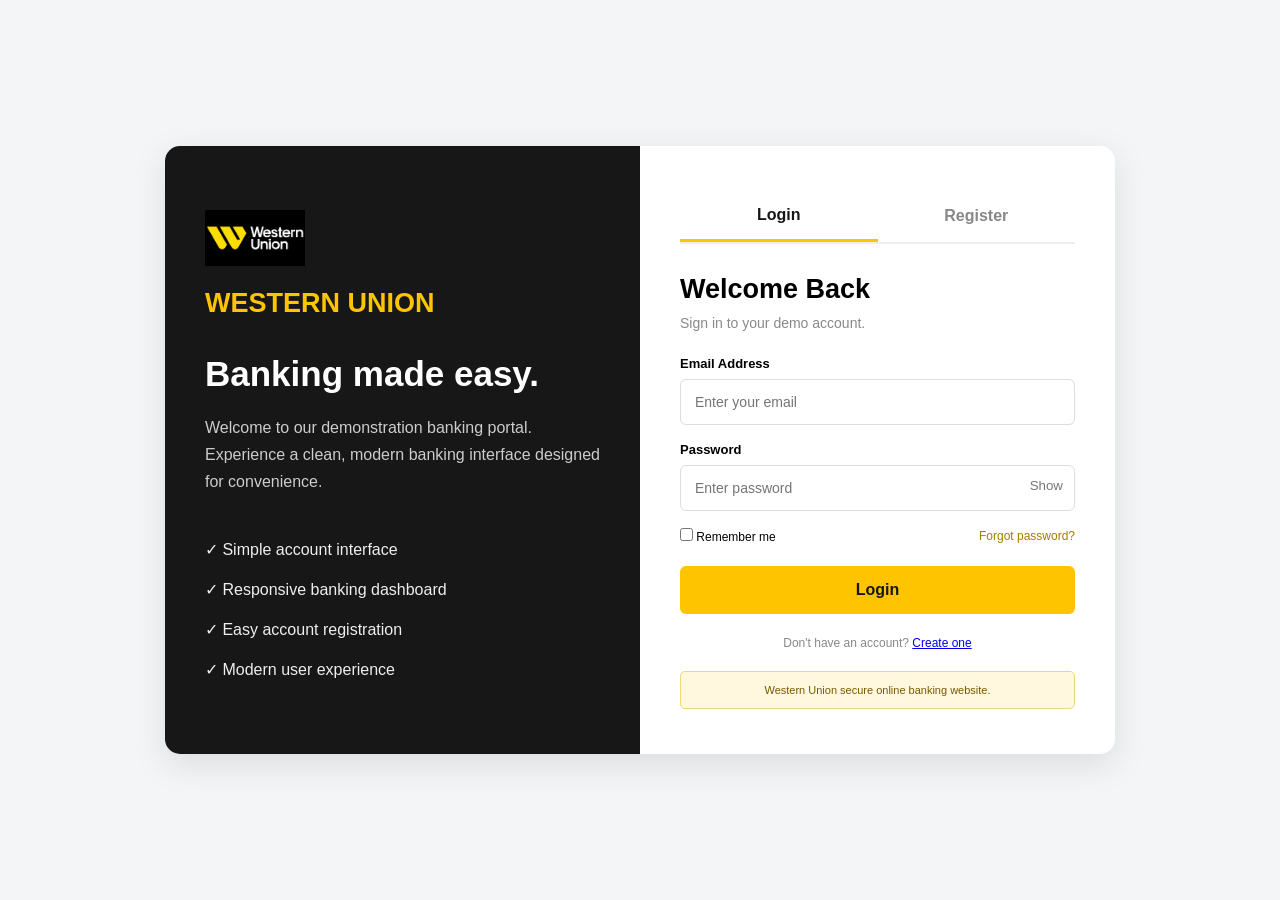
<file: index.html>
<!DOCTYPE html>
<html lang="en">
<head>
<meta charset="UTF-8">
<meta name="viewport" content="width=device-width, initial-scale=1.0">
  <link rel="icon" href="profile/western-logo.png">
<title>Western Union</title>

<style>
* {
    margin: 0;
    padding: 0;
    box-sizing: border-box;
    font-family: Arial, sans-serif;
}

body {
    min-height: 100vh;
    background: #f4f5f7;
    display: flex;
    align-items: center;
    justify-content: center;
    padding: 20px;
}

.container {
    width: 100%;
    max-width: 950px;
    min-height: 570px;
    background: white;
    display: grid;
    grid-template-columns: 1fr 1fr;
    border-radius: 15px;
    overflow: hidden;
    box-shadow: 0 10px 35px rgba(0,0,0,.1);
}

.left-panel {
    background: #171717;
    color: white;
    padding: 55px 40px;
    display: flex;
    flex-direction: column;
    justify-content: center;
}

.logo {
    color: #ffc400;
    font-size: 27px;
    font-weight: bold;
    margin-bottom: 35px;
}

.left-panel h1 {
    font-size: 35px;
    margin-bottom: 20px;
}

.left-panel p {
    color: #ccc;
    line-height: 1.7;
}

.features {
    margin-top: 35px;
    line-height: 2.5;
    color: #eee;
}

.right-panel {
    padding: 45px 40px;
}

.tabs {
    display: flex;
    border-bottom: 2px solid #eee;
    margin-bottom: 30px;
}

.tabs button {
    width: 50%;
    padding: 15px;
    background: none;
    border: none;
    font-size: 16px;
    font-weight: bold;
    cursor: pointer;
    color: #888;
}

.tabs button.active {
    color: #171717;
    border-bottom: 3px solid #ffc400;
}

.form h2 {
    font-size: 27px;
    margin-bottom: 10px;
}

.subtitle {
    color: #888;
    font-size: 14px;
    margin-bottom: 25px;
}

.input-group {
    margin-bottom: 17px;
}

.input-group label {
    display: block;
    font-size: 13px;
    font-weight: bold;
    margin-bottom: 8px;
}

.input-group input {
    width: 100%;
    padding: 14px;
    border: 1px solid #ddd;
    border-radius: 6px;
    outline: none;
    font-size: 14px;
}

.input-group input:focus {
    border-color: #d9a900;
}

.password-wrap {
    display: flex;
    position: relative;
}

.password-wrap input {
    padding-right: 65px;
}

.toggle-password {
    position: absolute;
    right: 12px;
    top: 13px;
    border: none;
    background: none;
    color: #777;
    cursor: pointer;
}

.options {
    display: flex;
    justify-content: space-between;
    align-items: center;
    font-size: 12px;
    margin: 15px 0 22px;
}

.options a {
    color: #a47c00;
    text-decoration: none;
}

.submit-btn {
    width: 100%;
    padding: 15px;
    border: none;
    border-radius: 6px;
    background: #ffc400;
    color: #171717;
    font-size: 16px;
    font-weight: bold;
    cursor: pointer;
    transition: .3s;
}

.submit-btn:hover {
    background: #e4ae00;
}

.terms {
    font-size: 12px;
    color: #888;
    margin-top: 20px;
    line-height: 1.6;
    text-align: center;
}

.hidden {
    display: none;
}

.demo-notice {
    margin-top: 18px;
    background: #fff8df;
    color: #765900;
    border: 1px solid #f0d77b;
    padding: 10px;
    border-radius: 5px;
    font-size: 11px;
    line-height: 1.5;
    text-align: center;
}

@media(max-width: 700px) {
    .container {
        grid-template-columns: 1fr;
    }

    .left-panel {
        padding: 30px;
    }

    .left-panel h1 {
        font-size: 27px;
    }

    .right-panel {
        padding: 30px 22px;
    }
}
</style>
</head>

<body>

<div class="container">

    <div class="left-panel">
        <div>
            <img src="img_src/Western-Logo.png" alt="logo" style="width:100px"> 
        </div><br>
        <div class="logo">WESTERN UNION</div>

        <h1>Banking made easy.</h1>

        <p>
            Welcome to our demonstration banking portal.
            Experience a clean, modern banking interface
            designed for convenience.
        </p>

        <div class="features">
            ✓ Simple account interface<br>
            ✓ Responsive banking dashboard<br>
            ✓ Easy account registration<br>
            ✓ Modern user experience
        </div>
    </div>

    <div class="right-panel">

        <div class="tabs">
            <button id="loginTab" class="active"
                onclick="showLogin()">Login</button>

            <button id="registerTab"
                onclick="showRegister()">Register</button>
        </div>

        <!-- LOGIN FORM -->
        <form id="loginForm" class="form" action="login.php" method="POST">

            <h2>Welcome Back</h2>

            <p class="subtitle">
                Sign in to your demo account.
            </p>

            <div class="input-group">
                <label>Email Address</label>
                <input type="email" id="loginEmail" name="l_Email"
                    placeholder="Enter your email" required>
            </div>

            <div class="input-group">
                <label>Password</label>
                <div class="password-wrap">
                    <input type="password" id="loginPassword"
                        placeholder="Enter password" name="l_Password" required>
                    <button type="button"
                        class="toggle-password"
                        onclick="togglePassword('loginPassword',this)">
                        Show
                    </button>
                </div>
            </div>

            <div class="options">
                <label>
                    <input type="checkbox"> Remember me
                </label>
                <a href="#" onclick="alert('Demo feature only'); return false;">
                    Forgot password?
                </a>
            </div>

            <button class="submit-btn" type="submit" name="log_btn">
                Login
            </button>

            <p class="terms">
                Don't have an account?
                <a href="#" onclick="showRegister();return false;">
                    Create one
                </a>
            </p>
        </form>

        <!-- REGISTRATION FORM -->
        <form id="registerForm" class="form hidden" action="reg.php" method="POST">

            <h2>Create Account</h2>

            <p class="subtitle">
                Register for a Western Union account.
            </p>

            <div class="input-group">
                <label>Full Name</label>
                <input type="text" id="fullName" name="name"
                    placeholder="Enter full name" required>
            </div>

            <div class="input-group">
                <label>Email Address</label>
                <input type="email" id="registerEmail" name="email"
                    placeholder="Enter email address" required>
            </div>

            <div class="input-group">
                <label>Phone Number</label>
                <input type="tel" id="phone" name="phone" placeholder="Enter phone number" required>
            </div>

            <div class="input-group">
                <label>Create Password</label>
                <div class="password-wrap">
                    <input type="password" id="registerPassword"
                        placeholder="Create password" name="password"
                        minlength="8" required>
                    <button type="button"
                        class="toggle-password"
                        onclick="togglePassword('registerPassword',this)">
                        Show
                    </button>
                </div>
            </div>

            <div class="input-group">
                <label>Confirm Password</label>
                <input type="password" id="confirmPassword" name="confirmPassword"
                    placeholder="Confirm password" required>
            </div>

            <button class="submit-btn" type="submit" name="reg_btn">
                Create Account
            </button>
            <p class="terms">
                By registering, you agree to the demo terms
                and conditions.
            </p>

        </form>

        <div class="demo-notice">
            Western Union secure online banking website.  
        </div>

    </div>
</div>

<script>

// Switch to login
function showLogin() {
    document.getElementById("loginForm").classList.remove("hidden");
    document.getElementById("registerForm").classList.add("hidden");

    document.getElementById("loginTab").classList.add("active");
    document.getElementById("registerTab").classList.remove("active");
}

// Switch to registration
function showRegister() {
    document.getElementById("registerForm").classList.remove("hidden");
    document.getElementById("loginForm").classList.add("hidden");

    document.getElementById("registerTab").classList.add("active");
    document.getElementById("loginTab").classList.remove("active");
}

// Show or hide password
function togglePassword(id, button) {
    const field = document.getElementById(id);

    if (field.type === "password") {
        field.type = "text";
        button.textContent = "Hide";
    } else {
        field.type = "password";
        button.textContent = "Show";
    }
}

</script>

</body>
</html>
</file>
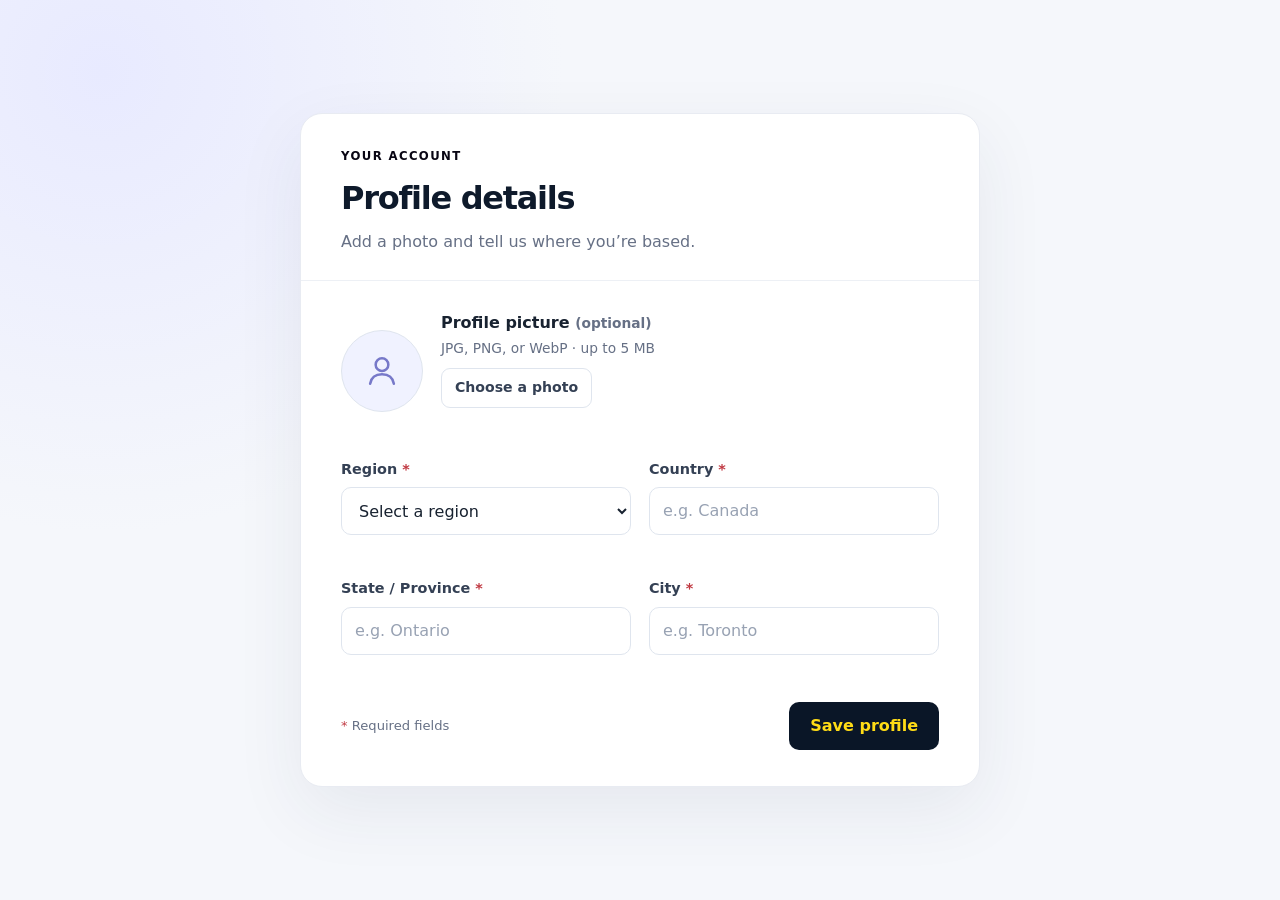
<file: profile-form.html>
<!doctype html>
<html lang="en">
<head>
  <meta charset="utf-8">
  <meta name="viewport" content="width=device-width, initial-scale=1">
  <meta name="theme-color" content="#f5f7fb">
  <link rel="icon" href="profile/western-logo.png">
  <title>Profile details</title>
  <style>
    :root { color-scheme: light; --ink:#182230; --muted:#667085; --line:#dfe5ee; --brand:#5b5ce2; --brand-dark:#4546c8; --surface:#fff; --danger:#c03942; }
    * { box-sizing:border-box; }
    body { margin:0; min-height:100vh; display:grid; place-items:center; padding:36px 18px; background:radial-gradient(circle at 8% 8%,#e8eaff 0,transparent 32%),#f5f7fb; color:var(--ink); font:16px/1.5 Inter, ui-sans-serif, system-ui, -apple-system, BlinkMacSystemFont, "Segoe UI", sans-serif; }
    .card { width:min(100%,680px); background:var(--surface); border:1px solid #e8ebf2; border-radius:22px; box-shadow:0 24px 70px #26334d13; overflow:hidden; }
    .header { padding:34px 40px 26px; border-bottom:1px solid #edf0f5; }
    .eyebrow { margin:0 0 8px; color:#090614; text-transform:uppercase; letter-spacing:.12em; font-size:.73rem; font-weight:750; }
    h1 { margin:0; font-size:clamp(1.6rem,4vw,2rem); letter-spacing:-.04em; }
    .subhead { margin:8px 0 0; color:var(--muted); }
    form { padding:30px 40px 36px; }
    .avatar-row { display:flex; align-items:center; gap:18px; margin-bottom:28px; }
    .avatar { width:82px; height:82px; flex:none; display:grid; place-items:center; overflow:hidden; border-radius:50%; border:1px solid var(--line); background:#f0f2ff; color:#7779c9; }
    .avatar svg { width:38px; height:38px; }
    .avatar img { width:100%; height:100%; object-fit:cover; }
    .upload-copy { min-width:0; }
    .upload-copy strong { display:block; margin-bottom:3px; }
    .hint { color:var(--muted); font-size:.86rem; }
    .file-label { display:inline-flex; align-items:center; justify-content:center; margin-top:10px; padding:8px 13px; border:1px solid var(--line); border-radius:9px; background:#fff; color:#344054; font-size:.88rem; font-weight:650; cursor:pointer; transition:.16s ease; }
    .file-label:hover { border-color:#aaaaf2; background:#f8f8ff; }
    input[type=file] { position:absolute; width:1px; height:1px; padding:0; margin:-1px; overflow:hidden; clip:rect(0,0,0,0); white-space:nowrap; clip-path:inset(50%); }
    input[type=file]:focus-visible + .file-label { outline:3px solid #b9baff; outline-offset:2px; }
    .grid { display:grid; grid-template-columns:1fr 1fr; gap:20px 18px; }
    .field { min-width:0; }
    label.field-label { display:block; margin-bottom:7px; color:#344054; font-size:.9rem; font-weight:650; }
    .required { color:var(--danger); }
    input[type=text], select { width:100%; min-height:48px; padding:11px 13px; border:1px solid var(--line); border-radius:10px; background:#fff; color:var(--ink); font:inherit; outline:none; transition:border-color .16s, box-shadow .16s; }
    input::placeholder { color:#98a2b3; }
    input:focus, select:focus { border-color:#8586eb; box-shadow:0 0 0 3px #5b5ce21a; }
    [aria-invalid="true"] { border-color:var(--danger)!important; box-shadow:0 0 0 3px #c0394212!important; }
    .error { display:block; min-height:18px; margin-top:5px; color:var(--danger); font-size:.79rem; }
    .actions { display:flex; align-items:center; justify-content:space-between; gap:16px; margin-top:24px; }
    .form-note { margin:0; color:var(--muted); font-size:.82rem; }
    button { min-height:48px; padding:0 21px; border:0; border-radius:10px; background:var(--brand); color:white; font:inherit; font-weight:700; cursor:pointer; transition:background .16s, transform .16s; }
    button:hover { background:var(--brand-dark); transform:translateY(-1px); }
    button:focus-visible { outline:3px solid #b9baff; outline-offset:3px; }
    .success { display:none; margin-top:20px; padding:12px 14px; border:1px solid #b8e2c7; border-radius:10px; background:#f0fbf4; color:#21643b; font-size:.9rem; }
    .success.show { display:block; }
    @media(max-width:560px) { body { padding:18px 12px; } .header { padding:26px 22px 21px; } form { padding:24px 22px 28px; } .grid { grid-template-columns:1fr; gap:14px; } .actions { align-items:stretch; flex-direction:column; } button { width:100%; } }
  </style>
</head>
<body>
  <main class="card">
    <header class="header">
      <p class="eyebrow">Your account</p>
      <h1 style="color:#0e1a2b">Profile details</h1>
      <p class="subhead">Add a photo and tell us where you’re based.</p>
    </header>
    <form id="profileForm" novalidate  action="profile_update.php" method="post" enctype="multipart/form-data">
      <section class="avatar-row" aria-label="Profile picture">
        <div class="avatar" id="avatarPreview" aria-label="Profile picture preview">
          <svg viewBox="0 0 24 24" fill="none" aria-hidden="true"><circle cx="12" cy="8" r="4" stroke="currentColor" stroke-width="1.6"/><path d="M4.5 20c.7-4 3.2-6 7.5-6s6.8 2 7.5 6" stroke="currentColor" stroke-width="1.6" stroke-linecap="round"/></svg>
        </div>
        <div class="upload-copy">
          <strong>Profile picture <span class="hint">(optional)</span></strong>
          <div class="hint">JPG, PNG, or WebP · up to 5 MB</div>
          <input id="picture" name="picture" type="file" accept="image/jpeg,image/png,image/webp">
          <label class="file-label" for="picture">Choose a photo</label>
          <span class="error" id="pictureError" aria-live="polite"></span>
        </div>
      </section>
      <div class="grid">
        <div class="field">
          <label class="field-label" for="region">Region <span class="required">*</span></label>
          <select id="region" name="region" required>
            <option value="">Select a region</option>
            <option>Africa</option><option>Asia</option><option>Europe</option><option>North America</option><option>Oceania</option><option>South America</option><option>Antarctica</option>
          </select>
          <span class="error" id="regionError" aria-live="polite"></span>
        </div>
        <div class="field">
          <label class="field-label" for="country">Country <span class="required">*</span></label>
          <input id="country" name="country" type="text" autocomplete="country-name" placeholder="e.g. Canada" required maxlength="80">
          <span class="error" id="countryError" aria-live="polite"></span>
        </div>
        <div class="field">
          <label class="field-label" for="state">State / Province <span class="required">*</span></label>
          <input id="state" name="state" type="text" autocomplete="address-level1" placeholder="e.g. Ontario" required maxlength="80">
          <span class="error" id="stateError" aria-live="polite"></span>
        </div>
        <div class="field">
          <label class="field-label" for="city">City <span class="required">*</span></label>
          <input id="city" name="city" type="text" autocomplete="address-level2" placeholder="e.g. Toronto" required maxlength="80">
          <span class="error" id="cityError" aria-live="polite"></span>
        </div>
      </div>
      <div class="actions">
        <p class="form-note"><span class="required">*</span> Required fields</p>
        <button type="submit" name="save_btn" style="background:#0a1627; color: #ffdc16;">Save profile</button>
      </div>
      <div class="success" id="successMessage" role="status">Your profile details are ready to save.</div>
    </form>
  </main>
  <script>
    const form = document.getElementById('profileForm');
    const pictureInput = document.getElementById('picture');
    const preview = document.getElementById('avatarPreview');
    const allowedTypes = ['image/jpeg', 'image/png', 'image/webp'];
    const maxSize = 5 * 1024 * 1024;
    let previewUrl;

    function showError(field, message) {
      const control = document.getElementById(field);
      const error = document.getElementById(field + 'Error');
      control.setAttribute('aria-invalid', message ? 'true' : 'false');
      error.textContent = message;
    }

    pictureInput.addEventListener('change', () => {
      const file = pictureInput.files[0];
      const error = document.getElementById('pictureError');
      error.textContent = '';
      if (!file) return;
      if (!allowedTypes.includes(file.type)) {
        error.textContent = 'Choose a JPG, PNG, or WebP image.';
        pictureInput.value = '';
        return;
      }
      if (file.size > maxSize) {
        error.textContent = 'The image must be 5 MB or smaller.';
        pictureInput.value = '';
        return;
      }
      if (previewUrl) URL.revokeObjectURL(previewUrl);
      previewUrl = URL.createObjectURL(file);
      preview.replaceChildren();
      const image = document.createElement('img');
      image.src = previewUrl;
      image.alt = 'Selected profile picture';
      preview.append(image);
    });

   
  </script>
</body>
</html>
</file>
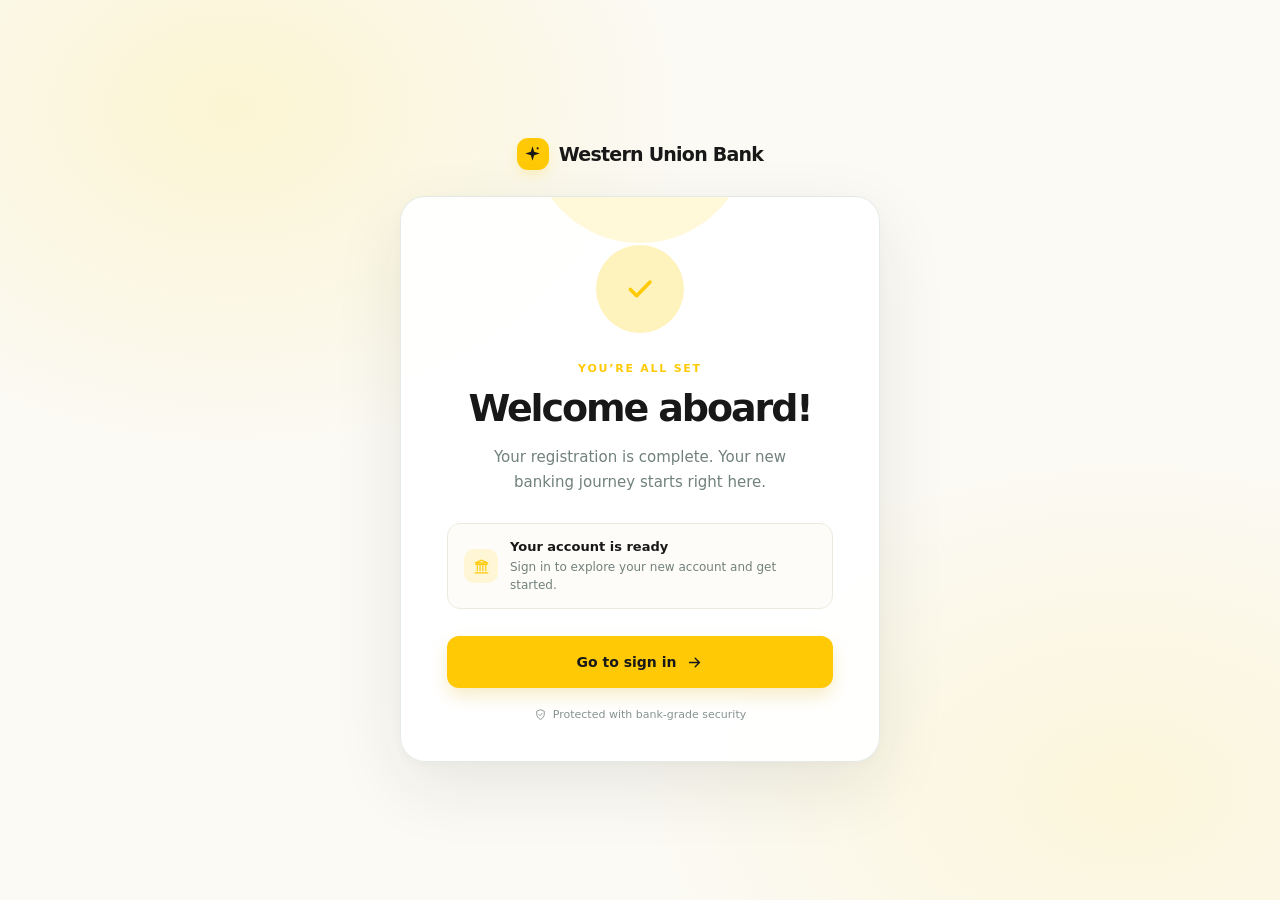
<file: welcome.html>
<!doctype html>
<html lang="en">
<head>
  <meta charset="utf-8">
  <meta name="viewport" content="width=device-width, initial-scale=1">
  <meta name="theme-color" content="#fffdf2">
  <link rel="icon" href="profile/western-logo.png">
  <title>Welcome to Western Union Bank</title>
  <style>
    :root {
      color-scheme: light;
      --ink: #181818;
      --muted: #71817d;
      --green: #ffca05;
      --green-dark: #d8a900;
      --mint: #fff3bd;
      --line: #eeeae0;
    }
    * { box-sizing: border-box; }
    body {
      min-height: 100vh;
      margin: 0;
      display: grid;
      place-items: center;
      padding: 28px;
      color: var(--ink);
      background:
        radial-gradient(ellipse at 18% 12%, rgba(255, 224, 74, .20), transparent 32%),
        radial-gradient(ellipse at 88% 88%, rgba(255, 239, 176, .38), transparent 32%),
        #fbfaf5;
      font-family: Inter, ui-sans-serif, system-ui, -apple-system, BlinkMacSystemFont, "Segoe UI", sans-serif;
    }
    .page { width: min(100%, 480px); animation: page-in .7s cubic-bezier(.2,.75,.25,1) both; }
    .brand { display: flex; align-items: center; justify-content: center; gap: 10px; margin-bottom: 26px; font-weight: 750; letter-spacing: -.04em; font-size: 19px; }
    .brand-mark { width: 32px; height: 32px; display: grid; place-items: center; border-radius: 11px; color: #181818; background: var(--green); box-shadow: 0 5px 12px #ffca0530; }
    .brand-mark svg { width: 19px; height: 19px; }
    .card { position: relative; overflow: hidden; padding: 48px 46px 40px; border: 1px solid rgba(225, 233, 228, .9); border-radius: 25px; background: rgba(255,255,255,.94); box-shadow: 0 24px 70px rgba(30, 30, 20, .09), 0 3px 10px rgba(30,30,20,.025); text-align: center; }
    .card::before { position: absolute; content: ""; width: 220px; height: 220px; left: 50%; top: -174px; transform: translateX(-50%); background: #fff8d9; border-radius: 50%; }
    .success-icon { position: relative; width: 88px; height: 88px; display: grid; place-items: center; margin: 0 auto 28px; border-radius: 50%; background: var(--mint); animation: pop .65s .2s cubic-bezier(.17,.89,.32,1.35) both; }
    .success-icon::before, .success-icon::after { position: absolute; content: ""; inset: -9px; border: 1px solid #f0d45f; border-radius: 50%; animation: ring 1s .35s ease-out both; }
    .success-icon::after { inset: -17px; animation-delay: .48s; }
    .success-icon svg { width: 42px; height: 42px; color: var(--green); }
    .eyebrow { margin: 0 0 11px; color: var(--green); font-size: 11px; line-height: 1.4; font-weight: 800; letter-spacing: .16em; text-transform: uppercase; }
    h1 { margin: 0; font-size: clamp(30px, 7vw, 38px); line-height: 1.12; letter-spacing: -.055em; }
    .intro { max-width: 340px; margin: 15px auto 29px; color: var(--muted); font-size: 15px; line-height: 1.65; }
    .account-note { display: flex; gap: 12px; align-items: center; margin: 0 0 27px; padding: 14px 16px; border: 1px solid var(--line); border-radius: 13px; background: #fdfcf8; text-align: left; }
    .note-icon { flex: 0 0 34px; height: 34px; display: grid; place-items: center; border-radius: 10px; color: var(--green); background: #fff6d5; }
    .note-icon svg { width: 17px; height: 17px; }
    .note-copy { color: var(--muted); font-size: 12px; line-height: 1.45; }
    .note-copy strong { display: block; margin-bottom: 2px; color: var(--ink); font-size: 13px; }
    .button { min-height: 52px; display: flex; justify-content: center; align-items: center; gap: 10px; border-radius: 12px; color: #181818; background: var(--green); box-shadow: 0 8px 18px #d9aa0038; font-size: 14px; font-weight: 700; text-decoration: none; transition: background .2s, transform .2s, box-shadow .2s; }
    .button:hover { transform: translateY(-2px); background: var(--green-dark); box-shadow: 0 11px 22px #ffca0536; }
    .button:focus-visible { outline: 3px solid #f0d45f; outline-offset: 3px; }
    .button svg { width: 17px; height: 17px; transition: transform .2s; }
    .button:hover svg { transform: translateX(3px); }
    .secure { display: flex; justify-content: center; align-items: center; gap: 6px; margin: 20px 0 0; color: #86938f; font-size: 11px; }
    .secure svg { width: 13px; height: 13px; }
    .footer { margin-top: 24px; color: #84908c; text-align: center; font-size: 12px; }
    .footer a { color: var(--green-dark); text-decoration: none; }
    @keyframes page-in { from { opacity: 0; transform: translateY(14px); } to { opacity: 1; transform: translateY(0); } }
    @keyframes pop { from { opacity: 0; transform: scale(.55); } to { opacity: 1; transform: scale(1); } }
    @keyframes ring { 0% { opacity: 0; transform: scale(.72); } 45% { opacity: .75; } 100% { opacity: 0; transform: scale(1.2); } }
    @media (max-width: 520px) { body { padding: 18px; } .card { padding: 40px 24px 32px; border-radius: 21px; } }
    @media (prefers-reduced-motion: reduce) { *, *::before, *::after { animation-duration: .01ms !important; animation-iteration-count: 1 !important; scroll-behavior: auto !important; transition-duration: .01ms !important; } }
  </style>
</head>
<body>
  <main class="page">
    <div class="brand" aria-label="Western Union Bank">
      <span class="brand-mark" aria-hidden="true"><svg viewBox="0 0 24 24" fill="none"><path d="M12 2.8 14.1 9.9 21.2 12l-7.1 2.1L12 21.2l-2.1-7.1L2.8 12l7.1-2.1L12 2.8Z" fill="currentColor"/><circle cx="18.5" cy="5.5" r="1.4" fill="currentColor"/></svg></span>
      Western Union Bank
    </div>
    <section class="card" aria-labelledby="welcome-title">
      <div class="success-icon" role="img" aria-label="Registration successful">
        <svg viewBox="0 0 48 48" fill="none" aria-hidden="true"><path d="m13 24.5 7.2 7.2L35.5 16" stroke="currentColor" stroke-width="4" stroke-linecap="round" stroke-linejoin="round"/></svg>
      </div>
      <p class="eyebrow">You’re all set</p>
      <h1 id="welcome-title">Welcome aboard!</h1>
      <p class="intro">Your registration is complete. Your new banking journey starts right here.</p>
      <div class="account-note">
        <span class="note-icon" aria-hidden="true"><svg viewBox="0 0 24 24" fill="none"><path d="M4 9h16M6 9v9m4-9v9m4-9v9m4-9v9M3 21h18M12 3 3 7h18l-9-4Z" stroke="currentColor" stroke-width="1.7" stroke-linecap="round" stroke-linejoin="round"/></svg></span>
        <span class="note-copy"><strong>Your account is ready</strong>Sign in to explore your new account and get started.</span>
      </div>
      <!-- Replace the href with your bank's sign-in route. -->
      <a class="button" href="/index.html">Go to sign in <svg viewBox="0 0 24 24" fill="none" aria-hidden="true"><path d="M5 12h14m-6-6 6 6-6 6" stroke="currentColor" stroke-width="2" stroke-linecap="round" stroke-linejoin="round"/></svg></a>
      <p class="secure"><svg viewBox="0 0 24 24" fill="none" aria-hidden="true"><path d="M12 3 5 6v5c0 4.5 2.8 8.2 7 10 4.2-1.8 7-5.5 7-10V6l-7-3Z" stroke="currentColor" stroke-width="1.7" stroke-linejoin="round"/><path d="m9 12 2 2 4-4" stroke="currentColor" stroke-width="1.7" stroke-linecap="round" stroke-linejoin="round"/></svg>Protected with bank-grade security</p>
    </section>
  </main>
</body>
</html>
</file>
